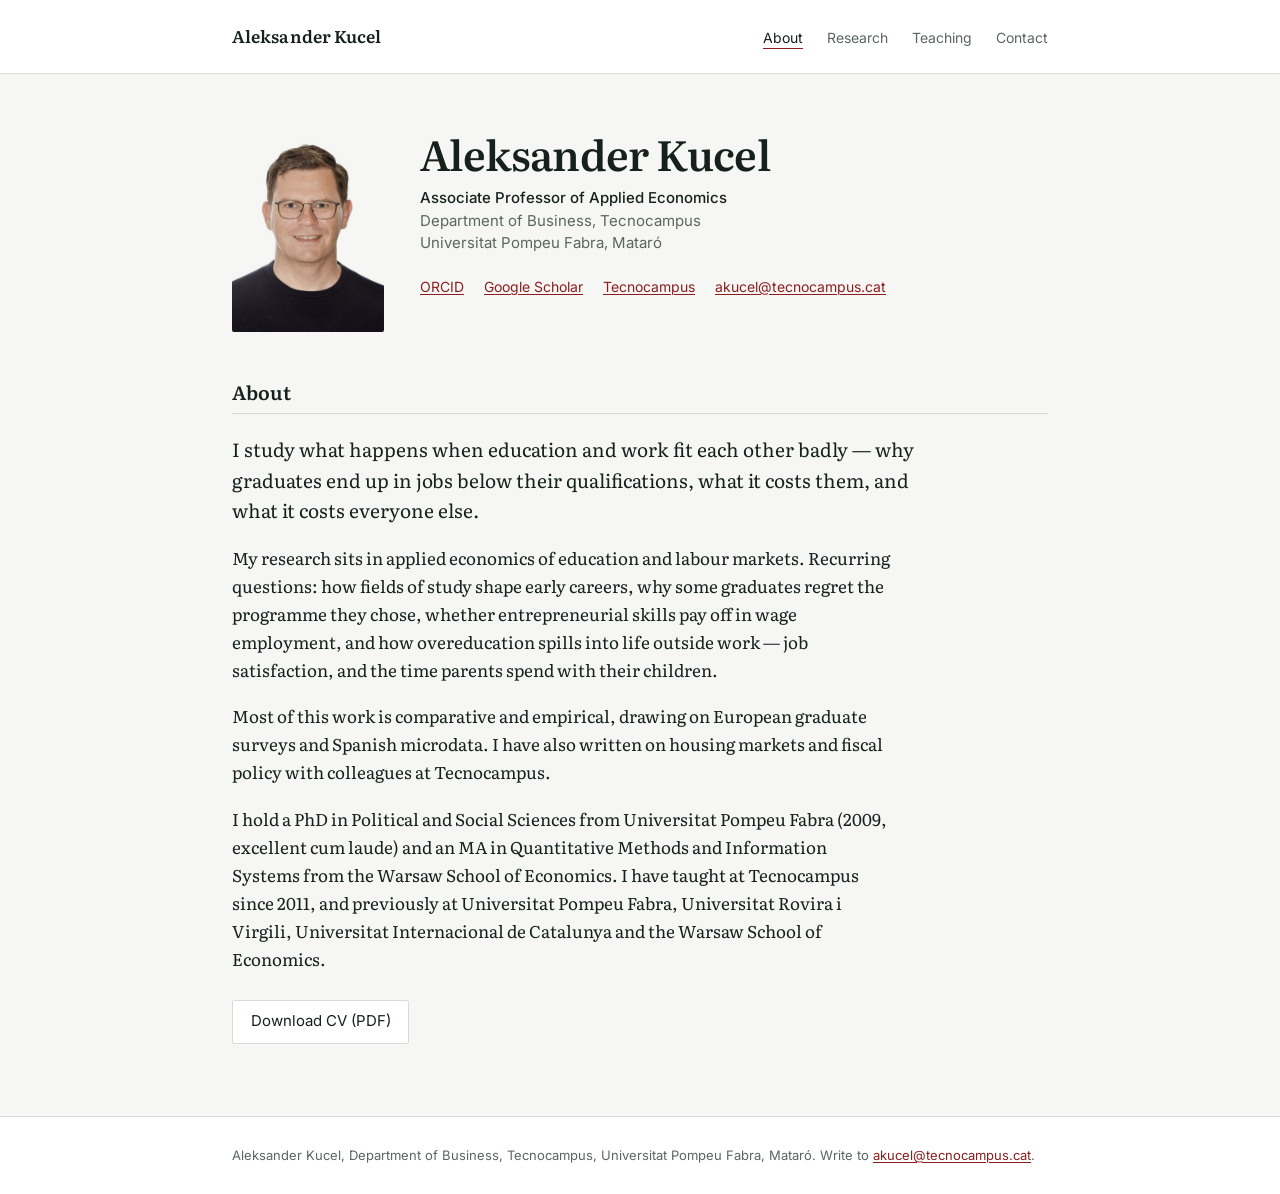
<file: index.html>
<!DOCTYPE html>
<html lang="en">
<head>
<meta charset="utf-8">
<meta name="viewport" content="width=device-width, initial-scale=1">
<title>Aleksander Kucel — Economist, Tecnocampus (Universitat Pompeu Fabra)</title>
<meta name="description" content="Aleksander Kucel is Associate Professor of Applied Economics at Tecnocampus, Universitat Pompeu Fabra. Research on the economics of education, labour markets, overeducation and skill mismatch.">
<link rel="canonical" href="https://akucel.github.io/">
<meta property="og:type" content="profile">
<meta property="og:title" content="Aleksander Kucel — Economist, Tecnocampus (Universitat Pompeu Fabra)">
<meta property="og:description" content="Research on the economics of education, labour markets, overeducation and skill mismatch.">
<meta property="og:url" content="https://akucel.github.io/">
<meta property="og:image" content="https://akucel.github.io/aleksander-kucel.jpg">
<meta name="twitter:card" content="summary">
<link rel="preconnect" href="https://fonts.googleapis.com">
<link rel="preconnect" href="https://fonts.gstatic.com" crossorigin>
<link href="https://fonts.googleapis.com/css2?family=Inter:wght@400;500&family=Literata:ital,opsz,wght@0,7..72,400;0,7..72,600;1,7..72,400&display=swap" rel="stylesheet">
<link rel="stylesheet" href="style.css">
<script type="application/ld+json">
{
  "@context": "https://schema.org",
  "@type": "Person",
  "name": "Aleksander Kucel",
  "givenName": "Aleksander",
  "familyName": "Kucel",
  "jobTitle": "Associate Professor of Applied Economics",
  "email": "mailto:akucel@tecnocampus.cat",
  "telephone": "+34931696501",
  "url": "https://akucel.github.io/",
  "image": "https://akucel.github.io/aleksander-kucel.jpg",
  "identifier": "https://orcid.org/0000-0001-6597-8286",
  "knowsAbout": [
    "Economics of education",
    "Labour economics",
    "Overeducation",
    "Educational mismatch",
    "Job satisfaction",
    "Entrepreneurship education",
    "Intergenerational mobility"
  ],
  "knowsLanguage": ["Polish", "English", "Catalan", "Spanish", "German", "Russian"],
  "alumniOf": [
    { "@type": "CollegeOrUniversity", "name": "Universitat Pompeu Fabra" },
    { "@type": "CollegeOrUniversity", "name": "Warsaw School of Economics" }
  ],
  "worksFor": {
    "@type": "CollegeOrUniversity",
    "name": "Tecnocampus, Universitat Pompeu Fabra",
    "address": {
      "@type": "PostalAddress",
      "streetAddress": "Avinguda Ernest Lluch, 32",
      "addressLocality": "Mataró",
      "addressRegion": "Catalonia",
      "postalCode": "08302",
      "addressCountry": "ES"
    }
  },
  "sameAs": [
    "https://orcid.org/0000-0001-6597-8286",
    "https://scholar.google.com/citations?user=HBfe0OsAAAAJ&hl=en",
    "https://www.tecnocampus.cat/en/professorat/aleksander-kucel-0",
    "https://ideas.repec.org/f/pku283.html",
    "https://www.researchgate.net/profile/Aleksander-Kucel",
    "https://www.linkedin.com/in/akucel/",
    "https://tecnocampus.academia.edu/AleksanderKucel"
  ]
}
</script>
</head>
<body>

<header class="masthead">
  <div class="wrap">
    <a class="wordmark" href="/">Aleksander Kucel</a>
    <nav aria-label="Main">
      <ul>
        <li><a href="/" aria-current="page">About</a></li>
        <li><a href="/research.html">Research</a></li>
        <li><a href="/teaching.html">Teaching</a></li>
        <li><a href="/contact.html">Contact</a></li>
      </ul>
    </nav>
  </div>
</header>

<main>
  <div class="wrap">

    <div class="intro">
      <img src="aleksander-kucel.jpg" alt="Aleksander Kucel" width="356" height="474">
      <div>
        <h1>Aleksander Kucel</h1>
        <p class="role">
          <strong>Associate Professor of Applied Economics</strong><br>
          Department of Business, Tecnocampus<br>
          Universitat Pompeu Fabra, Mataró
        </p>
        <ul class="profiles">
          <li><a href="https://orcid.org/0000-0001-6597-8286">ORCID</a></li>
          <li><a href="https://scholar.google.com/citations?user=HBfe0OsAAAAJ&hl=en">Google Scholar</a></li>
          <li><a href="https://www.tecnocampus.cat/en/professorat/aleksander-kucel-0">Tecnocampus</a></li>
          <li><a href="mailto:akucel@tecnocampus.cat">akucel@tecnocampus.cat</a></li>
        </ul>
      </div>
    </div>

    <h2>About</h2>

    <p class="lede">I study what happens when education and work fit each other badly — why graduates end up in jobs below their qualifications, what it costs them, and what it costs everyone else.</p>

    <p>My research sits in applied economics of education and labour markets. Recurring questions: how fields of study shape early careers, why some graduates regret the programme they chose, whether entrepreneurial skills pay off in wage employment, and how overeducation spills into life outside work — job satisfaction, and the time parents spend with their children.</p>

    <p>Most of this work is comparative and empirical, drawing on European graduate surveys and Spanish microdata. I have also written on housing markets and fiscal policy with colleagues at Tecnocampus.</p>

    <p>I hold a PhD in Political and Social Sciences from Universitat Pompeu Fabra (2009, excellent cum laude) and an MA in Quantitative Methods and Information Systems from the Warsaw School of Economics. I have taught at Tecnocampus since 2011, and previously at Universitat Pompeu Fabra, Universitat Rovira i Virgili, Universitat Internacional de Catalunya and the Warsaw School of Economics.</p>

    <a class="download" href="aleksander-kucel-cv.pdf">Download CV (PDF)</a>

  </div>
</main>

<footer>
  <div class="wrap">
    <p>Aleksander Kucel, Department of Business, Tecnocampus, Universitat Pompeu Fabra, Mataró. Write to <a href="mailto:akucel@tecnocampus.cat">akucel@tecnocampus.cat</a>.</p>
  </div>
</footer>

</body>
</html>
</file>
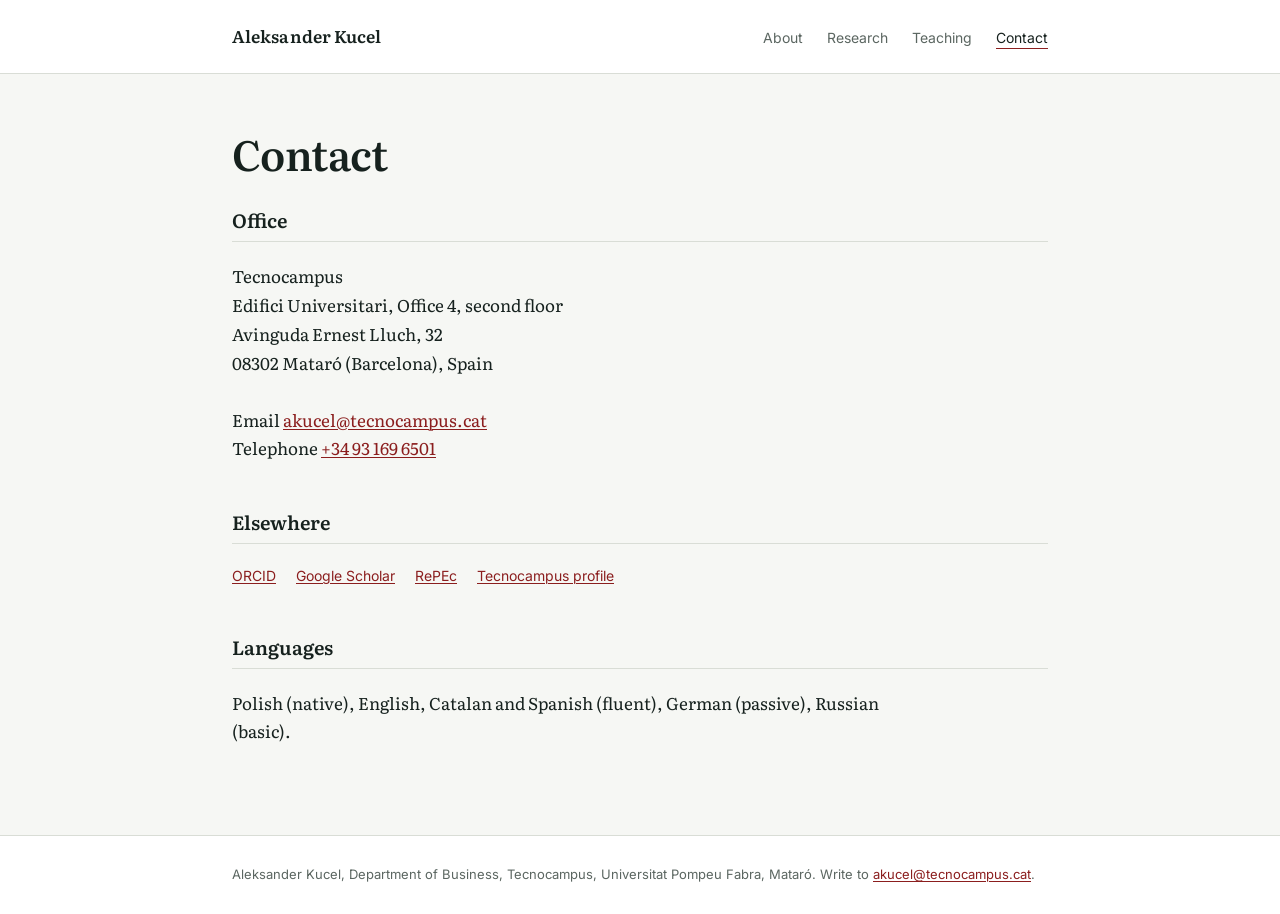
<file: contact.html>
<!DOCTYPE html>
<html lang="en">
<head>
<meta charset="utf-8">
<meta name="viewport" content="width=device-width, initial-scale=1">
<title>Contact — Aleksander Kucel</title>
<meta name="description" content="Contact details for Aleksander Kucel: office at Tecnocampus, Avinguda Ernest Lluch 32, Mataró, and email akucel@tecnocampus.cat.">
<link rel="canonical" href="https://akucel.github.io/contact.html">
<meta property="og:type" content="website">
<meta property="og:title" content="Contact — Aleksander Kucel">
<meta property="og:description" content="Office at Tecnocampus, Mataró. Email akucel@tecnocampus.cat.">
<meta property="og:url" content="https://akucel.github.io/contact.html">
<meta property="og:image" content="https://akucel.github.io/aleksander-kucel.jpg">
<link rel="preconnect" href="https://fonts.googleapis.com">
<link rel="preconnect" href="https://fonts.gstatic.com" crossorigin>
<link href="https://fonts.googleapis.com/css2?family=Inter:wght@400;500&family=Literata:ital,opsz,wght@0,7..72,400;0,7..72,600;1,7..72,400&display=swap" rel="stylesheet">
<link rel="stylesheet" href="style.css">
</head>
<body>

<header class="masthead">
  <div class="wrap">
    <a class="wordmark" href="/">Aleksander Kucel</a>
    <nav aria-label="Main">
      <ul>
        <li><a href="/">About</a></li>
        <li><a href="/research.html">Research</a></li>
        <li><a href="/teaching.html">Teaching</a></li>
        <li><a href="/contact.html" aria-current="page">Contact</a></li>
      </ul>
    </nav>
  </div>
</header>

<main>
  <div class="wrap">

    <h1>Contact</h1>

    <h2>Office</h2>
    <address class="address">
      Tecnocampus<br>
      Edifici Universitari, Office 4, second floor<br>
      Avinguda Ernest Lluch, 32<br>
      08302 Mataró (Barcelona), Spain
    </address>

    <p>
      Email <a href="mailto:akucel@tecnocampus.cat">akucel@tecnocampus.cat</a><br>
      Telephone <a href="tel:+34931696501">+34 93 169 6501</a>
    </p>

    <h2>Elsewhere</h2>
    <ul class="profiles">
      <li><a href="https://orcid.org/0000-0001-6597-8286">ORCID</a></li>
      <li><a href="https://scholar.google.com/citations?user=HBfe0OsAAAAJ&hl=en">Google Scholar</a></li>
      <li><a href="https://ideas.repec.org/f/pku283.html">RePEc</a></li>
      <li><a href="https://www.tecnocampus.cat/en/professorat/aleksander-kucel-0">Tecnocampus profile</a></li>
    </ul>

    <h2>Languages</h2>
    <p>Polish (native), English, Catalan and Spanish (fluent), German (passive), Russian (basic).</p>

  </div>
</main>

<footer>
  <div class="wrap">
    <p>Aleksander Kucel, Department of Business, Tecnocampus, Universitat Pompeu Fabra, Mataró. Write to <a href="mailto:akucel@tecnocampus.cat">akucel@tecnocampus.cat</a>.</p>
  </div>
</footer>

</body>
</html>
</file>
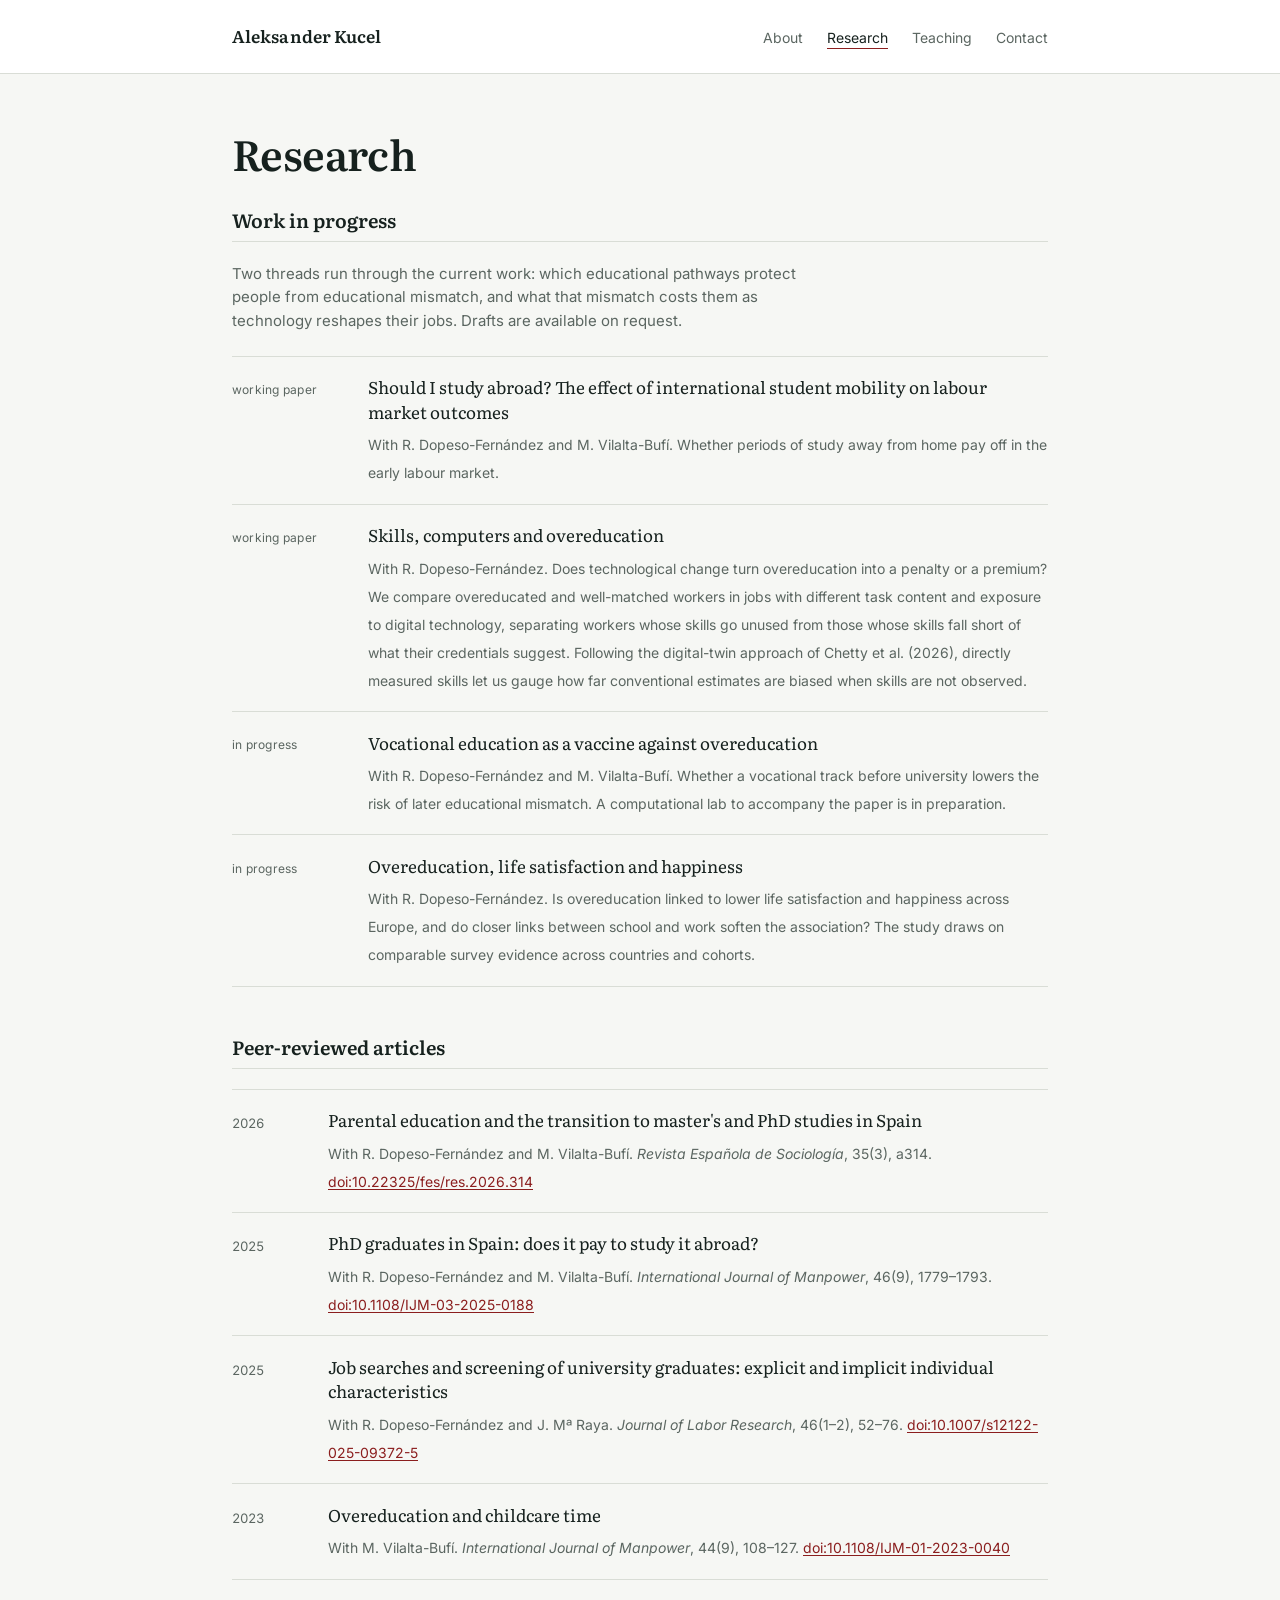
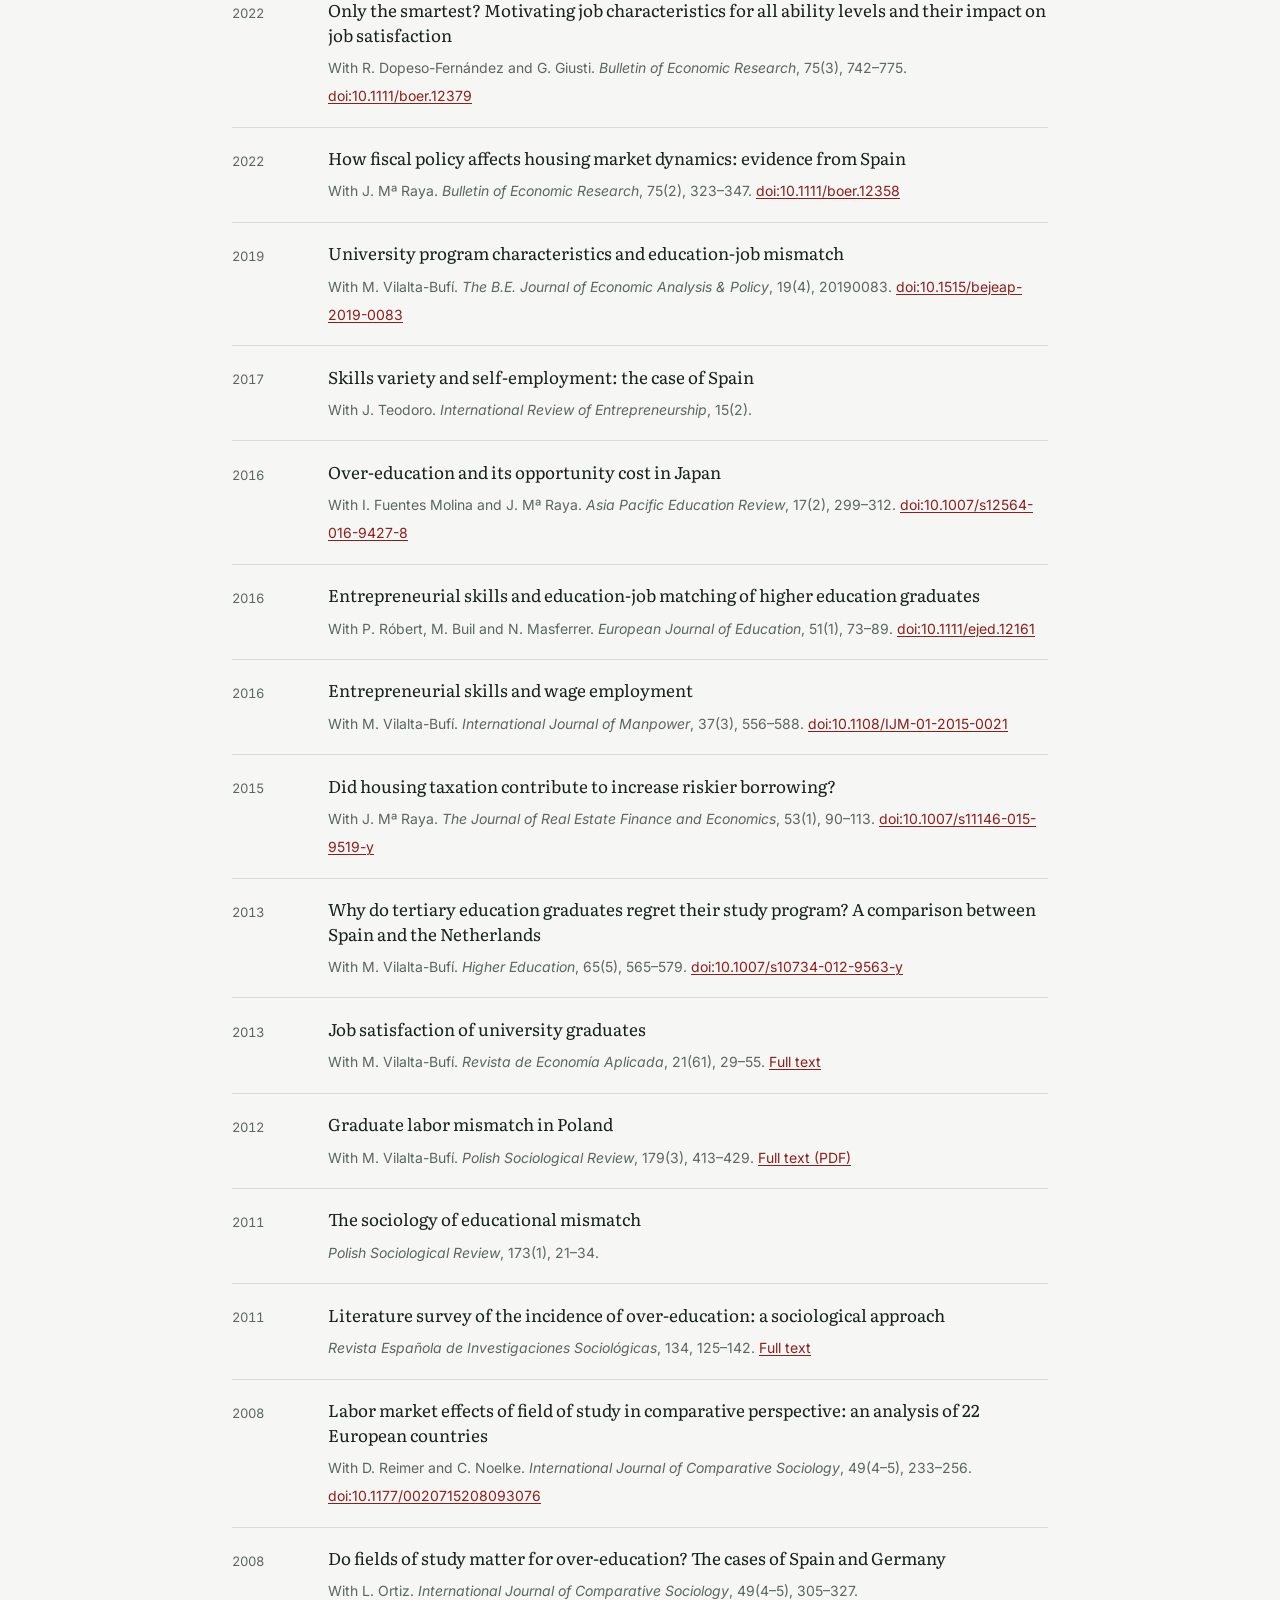
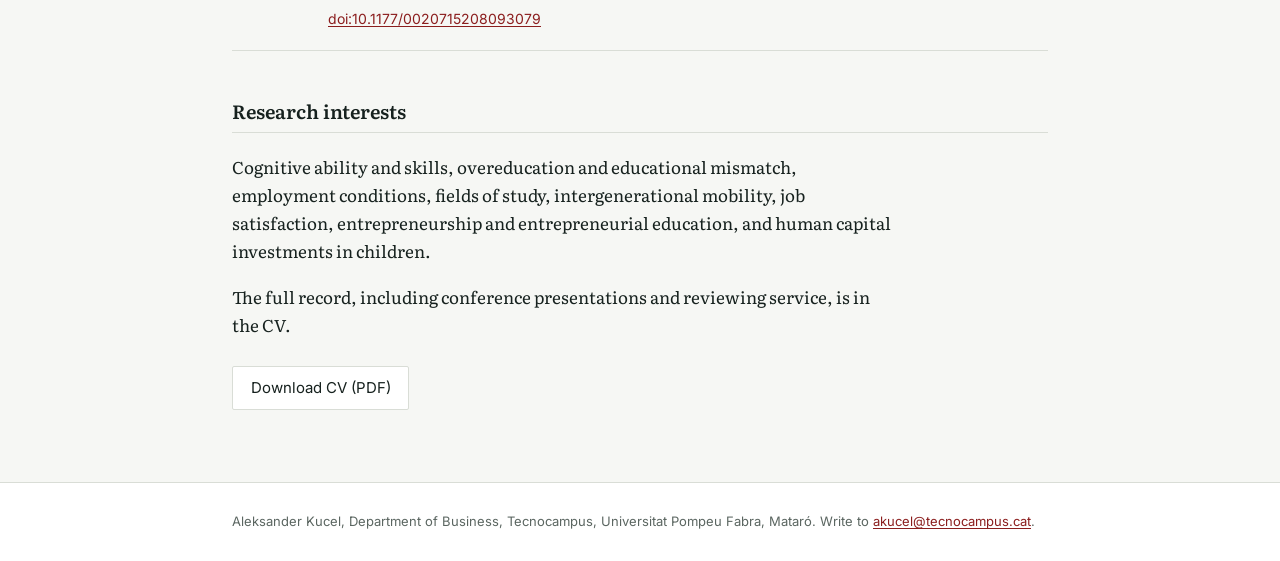
<file: research.html>
<!DOCTYPE html>
<html lang="en">
<head>
<meta charset="utf-8">
<meta name="viewport" content="width=device-width, initial-scale=1">
<title>Research — Aleksander Kucel</title>
<meta name="description" content="Research and publications by Aleksander Kucel on overeducation, skill mismatch, fields of study, job satisfaction and entrepreneurship, 2008 to 2026.">
<link rel="canonical" href="https://akucel.github.io/research.html">
<meta property="og:type" content="website">
<meta property="og:title" content="Research — Aleksander Kucel">
<meta property="og:description" content="Peer-reviewed publications on overeducation, skill mismatch, fields of study and job satisfaction, 2008 to 2026.">
<meta property="og:url" content="https://akucel.github.io/research.html">
<meta property="og:image" content="https://akucel.github.io/aleksander-kucel.jpg">
<link rel="preconnect" href="https://fonts.googleapis.com">
<link rel="preconnect" href="https://fonts.gstatic.com" crossorigin>
<link href="https://fonts.googleapis.com/css2?family=Inter:wght@400;500&family=Literata:ital,opsz,wght@0,7..72,400;0,7..72,600;1,7..72,400&display=swap" rel="stylesheet">
<link rel="stylesheet" href="style.css">
<script type="application/ld+json">
{
  "@context": "https://schema.org",
  "@type": "ItemList",
  "name": "Publications by Aleksander Kucel",
  "itemListOrder": "https://schema.org/ItemListOrderDescending",
  "numberOfItems": 19,
  "itemListElement": [
    { "@type": "ListItem", "position": 1, "item": { "@type": "ScholarlyArticle", "headline": "Parental education and the transition to master's and PhD studies in Spain", "datePublished": "2026", "sameAs": "https://doi.org/10.22325/fes/res.2026.314", "isPartOf": { "@type": "Periodical", "name": "Revista Espanola de Sociologia" }, "author": { "@type": "Person", "name": "Aleksander Kucel" } } },
    { "@type": "ListItem", "position": 2, "item": { "@type": "ScholarlyArticle", "headline": "PhD graduates in Spain: does it pay to study it abroad?", "datePublished": "2025", "sameAs": "https://doi.org/10.1108/IJM-03-2025-0188", "isPartOf": { "@type": "Periodical", "name": "International Journal of Manpower" }, "author": { "@type": "Person", "name": "Aleksander Kucel" } } },
    { "@type": "ListItem", "position": 3, "item": { "@type": "ScholarlyArticle", "headline": "Job searches and screening of university graduates: explicit and implicit individual characteristics", "datePublished": "2025", "sameAs": "https://doi.org/10.1007/s12122-025-09372-5", "isPartOf": { "@type": "Periodical", "name": "Journal of Labor Research" }, "author": { "@type": "Person", "name": "Aleksander Kucel" } } },
    { "@type": "ListItem", "position": 4, "item": { "@type": "ScholarlyArticle", "headline": "Overeducation and childcare time", "datePublished": "2023", "sameAs": "https://doi.org/10.1108/IJM-01-2023-0040", "isPartOf": { "@type": "Periodical", "name": "International Journal of Manpower" }, "author": { "@type": "Person", "name": "Aleksander Kucel" } } },
    { "@type": "ListItem", "position": 5, "item": { "@type": "ScholarlyArticle", "headline": "Only the smartest? Motivating job characteristics for all ability levels and their impact on job satisfaction", "datePublished": "2022", "sameAs": "https://doi.org/10.1111/boer.12379", "isPartOf": { "@type": "Periodical", "name": "Bulletin of Economic Research" }, "author": { "@type": "Person", "name": "Aleksander Kucel" } } },
    { "@type": "ListItem", "position": 6, "item": { "@type": "ScholarlyArticle", "headline": "How fiscal policy affects housing market dynamics: evidence from Spain", "datePublished": "2022", "sameAs": "https://doi.org/10.1111/boer.12358", "isPartOf": { "@type": "Periodical", "name": "Bulletin of Economic Research" }, "author": { "@type": "Person", "name": "Aleksander Kucel" } } },
    { "@type": "ListItem", "position": 7, "item": { "@type": "ScholarlyArticle", "headline": "University program characteristics and education-job mismatch", "datePublished": "2019", "sameAs": "https://doi.org/10.1515/bejeap-2019-0083", "isPartOf": { "@type": "Periodical", "name": "The B.E. Journal of Economic Analysis and Policy" }, "author": { "@type": "Person", "name": "Aleksander Kucel" } } },
    { "@type": "ListItem", "position": 8, "item": { "@type": "ScholarlyArticle", "headline": "Skills variety and self-employment: the case of Spain", "datePublished": "2017", "isPartOf": { "@type": "Periodical", "name": "International Review of Entrepreneurship" }, "author": { "@type": "Person", "name": "Aleksander Kucel" } } },
    { "@type": "ListItem", "position": 9, "item": { "@type": "ScholarlyArticle", "headline": "Over-education and its opportunity cost in Japan", "datePublished": "2016", "sameAs": "https://doi.org/10.1007/s12564-016-9427-8", "isPartOf": { "@type": "Periodical", "name": "Asia Pacific Education Review" }, "author": { "@type": "Person", "name": "Aleksander Kucel" } } },
    { "@type": "ListItem", "position": 10, "item": { "@type": "ScholarlyArticle", "headline": "Entrepreneurial skills and education-job matching of higher education graduates", "datePublished": "2016", "sameAs": "https://doi.org/10.1111/ejed.12161", "isPartOf": { "@type": "Periodical", "name": "European Journal of Education" }, "author": { "@type": "Person", "name": "Aleksander Kucel" } } },
    { "@type": "ListItem", "position": 11, "item": { "@type": "ScholarlyArticle", "headline": "Entrepreneurial skills and wage employment", "datePublished": "2016", "sameAs": "https://doi.org/10.1108/IJM-01-2015-0021", "isPartOf": { "@type": "Periodical", "name": "International Journal of Manpower" }, "author": { "@type": "Person", "name": "Aleksander Kucel" } } },
    { "@type": "ListItem", "position": 12, "item": { "@type": "ScholarlyArticle", "headline": "Did housing taxation contribute to increase riskier borrowing?", "datePublished": "2015", "sameAs": "https://doi.org/10.1007/s11146-015-9519-y", "isPartOf": { "@type": "Periodical", "name": "The Journal of Real Estate Finance and Economics" }, "author": { "@type": "Person", "name": "Aleksander Kucel" } } },
    { "@type": "ListItem", "position": 13, "item": { "@type": "ScholarlyArticle", "headline": "Why do tertiary education graduates regret their study program? A comparison between Spain and the Netherlands", "datePublished": "2013", "sameAs": "https://doi.org/10.1007/s10734-012-9563-y", "isPartOf": { "@type": "Periodical", "name": "Higher Education" }, "author": { "@type": "Person", "name": "Aleksander Kucel" } } },
    { "@type": "ListItem", "position": 14, "item": { "@type": "ScholarlyArticle", "headline": "Job satisfaction of university graduates", "datePublished": "2013", "isPartOf": { "@type": "Periodical", "name": "Revista de Economia Aplicada" }, "author": { "@type": "Person", "name": "Aleksander Kucel" } } },
    { "@type": "ListItem", "position": 15, "item": { "@type": "ScholarlyArticle", "headline": "Graduate labor mismatch in Poland", "datePublished": "2012", "isPartOf": { "@type": "Periodical", "name": "Polish Sociological Review" }, "author": { "@type": "Person", "name": "Aleksander Kucel" } } },
    { "@type": "ListItem", "position": 16, "item": { "@type": "ScholarlyArticle", "headline": "The sociology of educational mismatch", "datePublished": "2011", "isPartOf": { "@type": "Periodical", "name": "Polish Sociological Review" }, "author": { "@type": "Person", "name": "Aleksander Kucel" } } },
    { "@type": "ListItem", "position": 17, "item": { "@type": "ScholarlyArticle", "headline": "Literature survey of the incidence of over-education: a sociological approach", "datePublished": "2011", "isPartOf": { "@type": "Periodical", "name": "Revista Espanola de Investigaciones Sociologicas" }, "author": { "@type": "Person", "name": "Aleksander Kucel" } } },
    { "@type": "ListItem", "position": 18, "item": { "@type": "ScholarlyArticle", "headline": "Labor market effects of field of study in comparative perspective: an analysis of 22 European countries", "datePublished": "2008", "sameAs": "https://doi.org/10.1177/0020715208093076", "isPartOf": { "@type": "Periodical", "name": "International Journal of Comparative Sociology" }, "author": { "@type": "Person", "name": "Aleksander Kucel" } } },
    { "@type": "ListItem", "position": 19, "item": { "@type": "ScholarlyArticle", "headline": "Do fields of study matter for over-education? The cases of Spain and Germany", "datePublished": "2008", "sameAs": "https://doi.org/10.1177/0020715208093079", "isPartOf": { "@type": "Periodical", "name": "International Journal of Comparative Sociology" }, "author": { "@type": "Person", "name": "Aleksander Kucel" } } }
  ]
}
</script>
</head>
<body>

<header class="masthead">
  <div class="wrap">
    <a class="wordmark" href="/">Aleksander Kucel</a>
    <nav aria-label="Main">
      <ul>
        <li><a href="/">About</a></li>
        <li><a href="/research.html" aria-current="page">Research</a></li>
        <li><a href="/teaching.html">Teaching</a></li>
        <li><a href="/contact.html">Contact</a></li>
      </ul>
    </nav>
  </div>
</header>

<main>
  <div class="wrap">

    <h1>Research</h1>

    <h2>Work in progress</h2>

    <p class="section-note">Two threads run through the current work: which educational pathways protect people from educational mismatch, and what that mismatch costs them as technology reshapes their jobs. Drafts are available on request.</p>

    <ol class="pubs wip">

      <li>
        <span class="year">Working paper</span>
        <div>
          <span class="pub-title">Should I study abroad? The effect of international student mobility on labour market outcomes</span>
          <span class="pub-meta">With R. Dopeso-Fernández and M. Vilalta-Bufí. Whether periods of study away from home pay off in the early labour market.</span>
        </div>
      </li>

      <li>
        <span class="year">Working paper</span>
        <div>
          <span class="pub-title">Skills, computers and overeducation</span>
          <span class="pub-meta">With R. Dopeso-Fernández. Does technological change turn overeducation into a penalty or a premium? We compare overeducated and well-matched workers in jobs with different task content and exposure to digital technology, separating workers whose skills go unused from those whose skills fall short of what their credentials suggest. Following the digital-twin approach of Chetty et al. (2026), directly measured skills let us gauge how far conventional estimates are biased when skills are not observed.</span>
        </div>
      </li>

      <li>
        <span class="year">In progress</span>
        <div>
          <span class="pub-title">Vocational education as a vaccine against overeducation</span>
          <span class="pub-meta">With R. Dopeso-Fernández and M. Vilalta-Bufí. Whether a vocational track before university lowers the risk of later educational mismatch. A computational lab to accompany the paper is in preparation.</span>
        </div>
      </li>

      <li>
        <span class="year">In progress</span>
        <div>
          <span class="pub-title">Overeducation, life satisfaction and happiness</span>
          <span class="pub-meta">With R. Dopeso-Fernández. Is overeducation linked to lower life satisfaction and happiness across Europe, and do closer links between school and work soften the association? The study draws on comparable survey evidence across countries and cohorts.</span>
        </div>
      </li>

    </ol>

    <h2>Peer-reviewed articles</h2>

    <ol class="pubs" reversed>

      <li>
        <span class="year">2026</span>
        <div>
          <span class="pub-title">Parental education and the transition to master's and PhD studies in Spain</span>
          <span class="pub-meta">With R. Dopeso-Fernández and M. Vilalta-Bufí. <cite>Revista Española de Sociología</cite>, 35(3), a314. <a href="https://doi.org/10.22325/fes/res.2026.314">doi:10.22325/fes/res.2026.314</a></span>
        </div>
      </li>

      <li>
        <span class="year">2025</span>
        <div>
          <span class="pub-title">PhD graduates in Spain: does it pay to study it abroad?</span>
          <span class="pub-meta">With R. Dopeso-Fernández and M. Vilalta-Bufí. <cite>International Journal of Manpower</cite>, 46(9), 1779–1793. <a href="https://doi.org/10.1108/IJM-03-2025-0188">doi:10.1108/IJM-03-2025-0188</a></span>
        </div>
      </li>

      <li>
        <span class="year">2025</span>
        <div>
          <span class="pub-title">Job searches and screening of university graduates: explicit and implicit individual characteristics</span>
          <span class="pub-meta">With R. Dopeso-Fernández and J. Mª Raya. <cite>Journal of Labor Research</cite>, 46(1–2), 52–76. <a href="https://doi.org/10.1007/s12122-025-09372-5">doi:10.1007/s12122-025-09372-5</a></span>
        </div>
      </li>

      <li>
        <span class="year">2023</span>
        <div>
          <span class="pub-title">Overeducation and childcare time</span>
          <span class="pub-meta">With M. Vilalta-Bufí. <cite>International Journal of Manpower</cite>, 44(9), 108–127. <a href="https://doi.org/10.1108/IJM-01-2023-0040">doi:10.1108/IJM-01-2023-0040</a></span>
        </div>
      </li>

      <li>
        <span class="year">2022</span>
        <div>
          <span class="pub-title">Only the smartest? Motivating job characteristics for all ability levels and their impact on job satisfaction</span>
          <span class="pub-meta">With R. Dopeso-Fernández and G. Giusti. <cite>Bulletin of Economic Research</cite>, 75(3), 742–775. <a href="https://doi.org/10.1111/boer.12379">doi:10.1111/boer.12379</a></span>
        </div>
      </li>

      <li>
        <span class="year">2022</span>
        <div>
          <span class="pub-title">How fiscal policy affects housing market dynamics: evidence from Spain</span>
          <span class="pub-meta">With J. Mª Raya. <cite>Bulletin of Economic Research</cite>, 75(2), 323–347. <a href="https://doi.org/10.1111/boer.12358">doi:10.1111/boer.12358</a></span>
        </div>
      </li>

      <li>
        <span class="year">2019</span>
        <div>
          <span class="pub-title">University program characteristics and education-job mismatch</span>
          <span class="pub-meta">With M. Vilalta-Bufí. <cite>The B.E. Journal of Economic Analysis &amp; Policy</cite>, 19(4), 20190083. <a href="https://doi.org/10.1515/bejeap-2019-0083">doi:10.1515/bejeap-2019-0083</a></span>
        </div>
      </li>

      <li>
        <span class="year">2017</span>
        <div>
          <span class="pub-title">Skills variety and self-employment: the case of Spain</span>
          <span class="pub-meta">With J. Teodoro. <cite>International Review of Entrepreneurship</cite>, 15(2).</span>
        </div>
      </li>

      <li>
        <span class="year">2016</span>
        <div>
          <span class="pub-title">Over-education and its opportunity cost in Japan</span>
          <span class="pub-meta">With I. Fuentes Molina and J. Mª Raya. <cite>Asia Pacific Education Review</cite>, 17(2), 299–312. <a href="https://doi.org/10.1007/s12564-016-9427-8">doi:10.1007/s12564-016-9427-8</a></span>
        </div>
      </li>

      <li>
        <span class="year">2016</span>
        <div>
          <span class="pub-title">Entrepreneurial skills and education-job matching of higher education graduates</span>
          <span class="pub-meta">With P. Róbert, M. Buil and N. Masferrer. <cite>European Journal of Education</cite>, 51(1), 73–89. <a href="https://doi.org/10.1111/ejed.12161">doi:10.1111/ejed.12161</a></span>
        </div>
      </li>

      <li>
        <span class="year">2016</span>
        <div>
          <span class="pub-title">Entrepreneurial skills and wage employment</span>
          <span class="pub-meta">With M. Vilalta-Bufí. <cite>International Journal of Manpower</cite>, 37(3), 556–588. <a href="https://doi.org/10.1108/IJM-01-2015-0021">doi:10.1108/IJM-01-2015-0021</a></span>
        </div>
      </li>

      <li>
        <span class="year">2015</span>
        <div>
          <span class="pub-title">Did housing taxation contribute to increase riskier borrowing?</span>
          <span class="pub-meta">With J. Mª Raya. <cite>The Journal of Real Estate Finance and Economics</cite>, 53(1), 90–113. <a href="https://doi.org/10.1007/s11146-015-9519-y">doi:10.1007/s11146-015-9519-y</a></span>
        </div>
      </li>

      <li>
        <span class="year">2013</span>
        <div>
          <span class="pub-title">Why do tertiary education graduates regret their study program? A comparison between Spain and the Netherlands</span>
          <span class="pub-meta">With M. Vilalta-Bufí. <cite>Higher Education</cite>, 65(5), 565–579. <a href="https://doi.org/10.1007/s10734-012-9563-y">doi:10.1007/s10734-012-9563-y</a></span>
        </div>
      </li>

      <li>
        <span class="year">2013</span>
        <div>
          <span class="pub-title">Job satisfaction of university graduates</span>
          <span class="pub-meta">With M. Vilalta-Bufí. <cite>Revista de Economía Aplicada</cite>, 21(61), 29–55. <a href="https://www.revecap.alde.es/revista/numeros/61/kucel_vilalta.html">Full text</a></span>
        </div>
      </li>

      <li>
        <span class="year">2012</span>
        <div>
          <span class="pub-title">Graduate labor mismatch in Poland</span>
          <span class="pub-meta">With M. Vilalta-Bufí. <cite>Polish Sociological Review</cite>, 179(3), 413–429. <a href="https://polish-sociological-review.eu/pdf-125715-53733?filename=Graduate+Labor+Mismatch.pdf">Full text (PDF)</a></span>
        </div>
      </li>

      <li>
        <span class="year">2011</span>
        <div>
          <span class="pub-title">The sociology of educational mismatch</span>
          <span class="pub-meta"><cite>Polish Sociological Review</cite>, 173(1), 21–34.</span>
        </div>
      </li>

      <li>
        <span class="year">2011</span>
        <div>
          <span class="pub-title">Literature survey of the incidence of over-education: a sociological approach</span>
          <span class="pub-meta"><cite>Revista Española de Investigaciones Sociológicas</cite>, 134, 125–142. <a href="https://reis.cis.es/index.php/reis/article/view/748">Full text</a></span>
        </div>
      </li>

      <li>
        <span class="year">2008</span>
        <div>
          <span class="pub-title">Labor market effects of field of study in comparative perspective: an analysis of 22 European countries</span>
          <span class="pub-meta">With D. Reimer and C. Noelke. <cite>International Journal of Comparative Sociology</cite>, 49(4–5), 233–256. <a href="https://doi.org/10.1177/0020715208093076">doi:10.1177/0020715208093076</a></span>
        </div>
      </li>

      <li>
        <span class="year">2008</span>
        <div>
          <span class="pub-title">Do fields of study matter for over-education? The cases of Spain and Germany</span>
          <span class="pub-meta">With L. Ortiz. <cite>International Journal of Comparative Sociology</cite>, 49(4–5), 305–327. <a href="https://doi.org/10.1177/0020715208093079">doi:10.1177/0020715208093079</a></span>
        </div>
      </li>

    </ol>

    <h2>Research interests</h2>
    <p>Cognitive ability and skills, overeducation and educational mismatch, employment conditions, fields of study, intergenerational mobility, job satisfaction, entrepreneurship and entrepreneurial education, and human capital investments in children.</p>

    <p>The full record, including conference presentations and reviewing service, is in the CV.</p>

    <a class="download" href="aleksander-kucel-cv.pdf">Download CV (PDF)</a>

  </div>
</main>

<footer>
  <div class="wrap">
    <p>Aleksander Kucel, Department of Business, Tecnocampus, Universitat Pompeu Fabra, Mataró. Write to <a href="mailto:akucel@tecnocampus.cat">akucel@tecnocampus.cat</a>.</p>
  </div>
</footer>

</body>
</html>
</file>
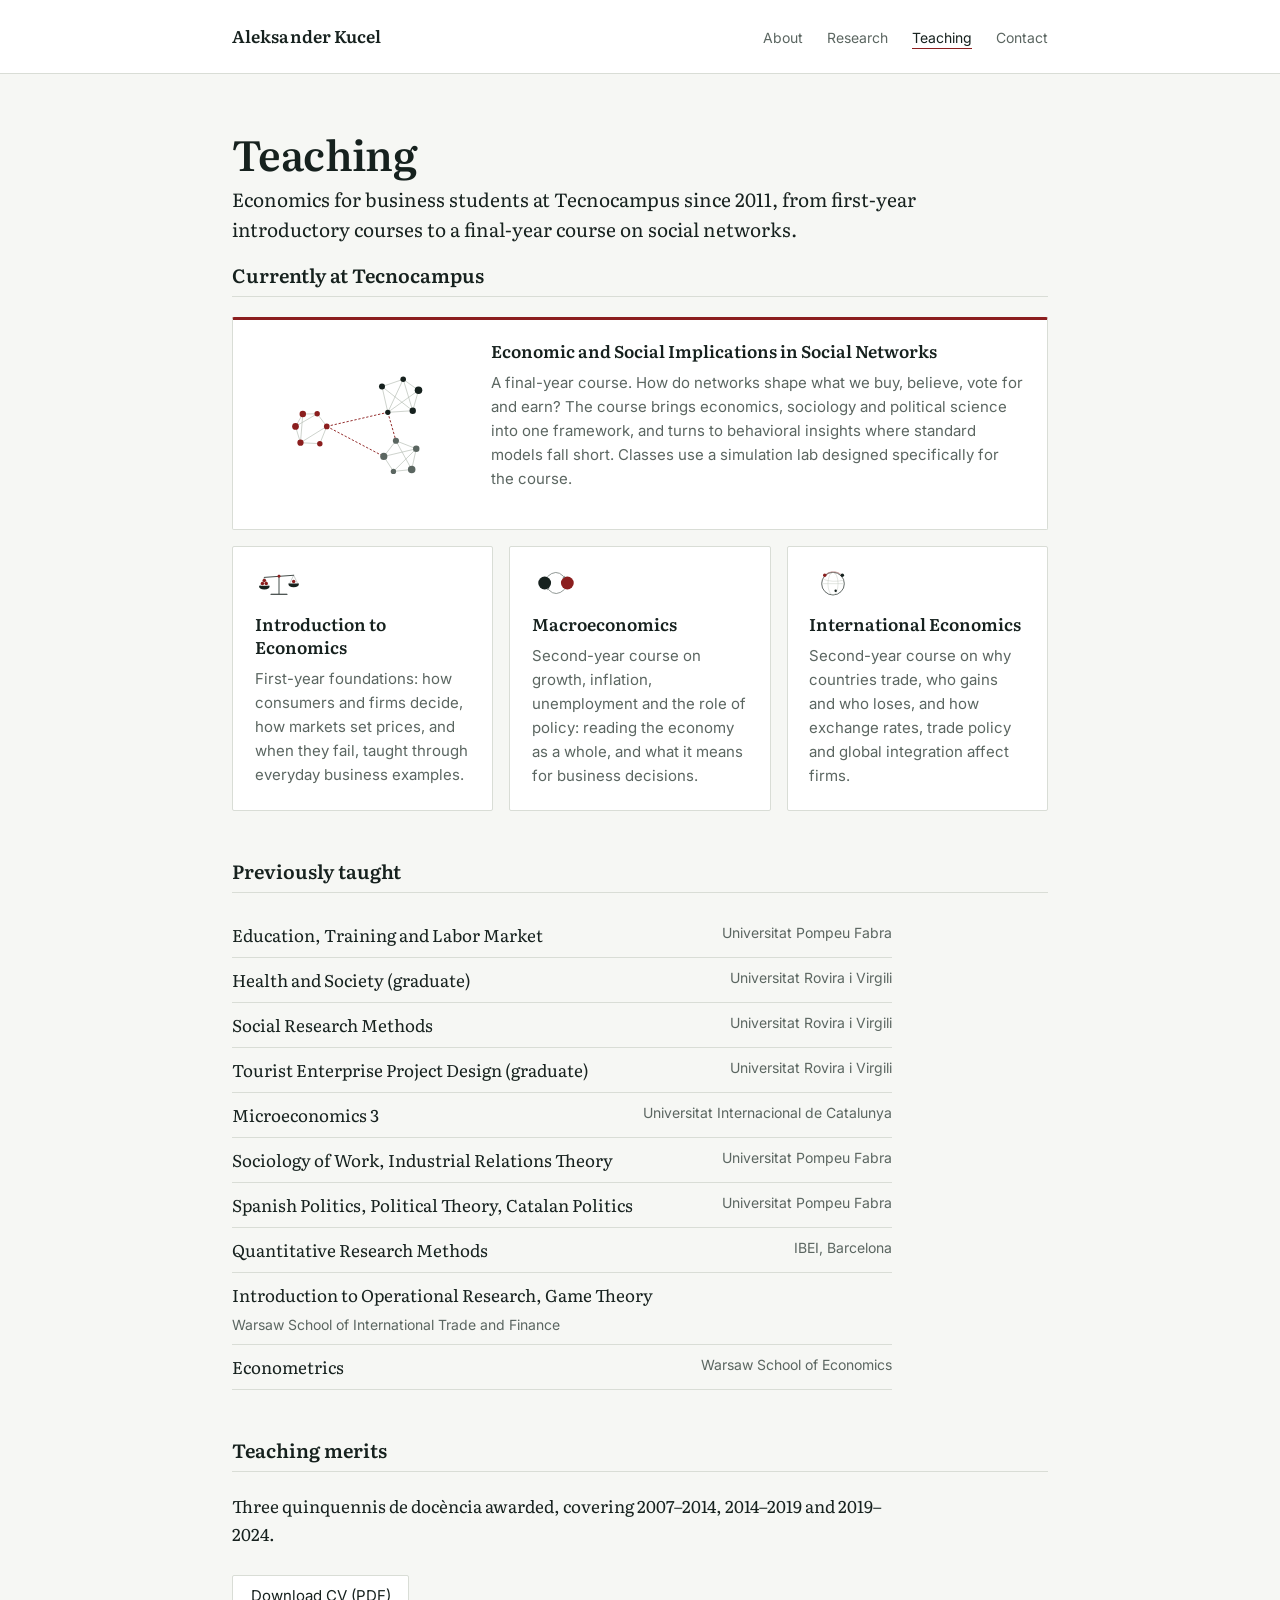
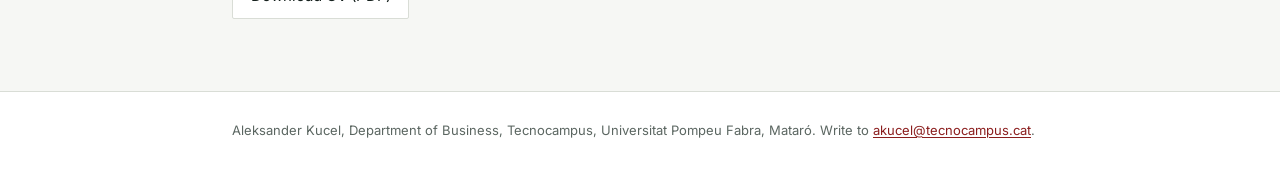
<file: teaching.html>
<!DOCTYPE html>
<html lang="en">
<head>
<meta charset="utf-8">
<meta name="viewport" content="width=device-width, initial-scale=1">
<title>Teaching — Aleksander Kucel</title>
<meta name="description" content="Courses taught by Aleksander Kucel at Tecnocampus (Universitat Pompeu Fabra) and previously at UPF, URV, UIC, IBEI and the Warsaw School of Economics.">
<link rel="canonical" href="https://akucel.github.io/teaching.html">
<meta property="og:type" content="website">
<meta property="og:title" content="Teaching — Aleksander Kucel">
<meta property="og:description" content="Courses at Tecnocampus and previously at UPF, URV, UIC, IBEI and the Warsaw School of Economics.">
<meta property="og:url" content="https://akucel.github.io/teaching.html">
<meta property="og:image" content="https://akucel.github.io/aleksander-kucel.jpg">
<link rel="preconnect" href="https://fonts.googleapis.com">
<link rel="preconnect" href="https://fonts.gstatic.com" crossorigin>
<link href="https://fonts.googleapis.com/css2?family=Inter:wght@400;500&family=Literata:ital,opsz,wght@0,7..72,400;0,7..72,600;1,7..72,400&display=swap" rel="stylesheet">
<link rel="stylesheet" href="style.css">
</head>
<body>

<header class="masthead">
  <div class="wrap">
    <a class="wordmark" href="/">Aleksander Kucel</a>
    <nav aria-label="Main">
      <ul>
        <li><a href="/">About</a></li>
        <li><a href="/research.html">Research</a></li>
        <li><a href="/teaching.html" aria-current="page">Teaching</a></li>
        <li><a href="/contact.html">Contact</a></li>
      </ul>
    </nav>
  </div>
</header>

<main>
  <div class="wrap">

    <h1>Teaching</h1>
    <p class="lede">Economics for business students at Tecnocampus since 2011, from first-year introductory courses to a final-year course on social networks.</p>

    <h2>Currently at Tecnocampus</h2>
    <ul class="cards">
      <li class="card featured">
        <img src="networks-lab.svg" alt="" width="360" height="240">
        <div>
          <h3>Economic and Social Implications in Social Networks</h3>
          <p>A final-year course. How do networks shape what we buy, believe, vote for and earn? The course brings economics, sociology and political science into one framework, and turns to behavioral insights where standard models fall short. Classes use a simulation lab designed specifically for the course.</p>
        </div>
      </li>
      <li class="card">
        <img class="card-fig" src="intro-economics.svg" alt="" width="360" height="240">
        <h3>Introduction to Economics</h3>
        <p>First-year foundations: how consumers and firms decide, how markets set prices, and when they fail, taught through everyday business examples.</p>
      </li>
      <li class="card">
        <img class="card-fig" src="macroeconomics.svg" alt="" width="360" height="240">
        <h3>Macroeconomics</h3>
        <p>Second-year course on growth, inflation, unemployment and the role of policy: reading the economy as a whole, and what it means for business decisions.</p>
      </li>
      <li class="card">
        <img class="card-fig" src="international-economics.svg" alt="" width="360" height="240">
        <h3>International Economics</h3>
        <p>Second-year course on why countries trade, who gains and who loses, and how exchange rates, trade policy and global integration affect firms.</p>
      </li>
    </ul>

    <h2>Previously taught</h2>
    <ul class="courses">
      <li><span>Education, Training and Labor Market</span><span class="where">Universitat Pompeu Fabra</span></li>
      <li><span>Health and Society (graduate)</span><span class="where">Universitat Rovira i Virgili</span></li>
      <li><span>Social Research Methods</span><span class="where">Universitat Rovira i Virgili</span></li>
      <li><span>Tourist Enterprise Project Design (graduate)</span><span class="where">Universitat Rovira i Virgili</span></li>
      <li><span>Microeconomics 3</span><span class="where">Universitat Internacional de Catalunya</span></li>
      <li><span>Sociology of Work, Industrial Relations Theory</span><span class="where">Universitat Pompeu Fabra</span></li>
      <li><span>Spanish Politics, Political Theory, Catalan Politics</span><span class="where">Universitat Pompeu Fabra</span></li>
      <li><span>Quantitative Research Methods</span><span class="where">IBEI, Barcelona</span></li>
      <li><span>Introduction to Operational Research, Game Theory</span><span class="where">Warsaw School of International Trade and Finance</span></li>
      <li><span>Econometrics</span><span class="where">Warsaw School of Economics</span></li>
    </ul>

    <h2>Teaching merits</h2>
    <p>Three <span lang="ca">quinquennis de docència</span> awarded, covering 2007–2014, 2014–2019 and 2019–2024.</p>

    <a class="download" href="aleksander-kucel-cv.pdf">Download CV (PDF)</a>

  </div>
</main>

<footer>
  <div class="wrap">
    <p>Aleksander Kucel, Department of Business, Tecnocampus, Universitat Pompeu Fabra, Mataró. Write to <a href="mailto:akucel@tecnocampus.cat">akucel@tecnocampus.cat</a>.</p>
  </div>
</footer>

</body>
</html>
</file>
<file: style.css>
:root {
  --bg: #f6f7f4;
  --paper: #ffffff;
  --ink: #16211e;
  --muted: #5b6661;
  --rule: #d9ddd6;
  --accent: #8b1e1e;
  --measure: 66ch;
}

*,
*::before,
*::after { box-sizing: border-box; }

html { -webkit-text-size-adjust: 100%; }

body {
  margin: 0;
  background: var(--bg);
  color: var(--ink);
  font-family: Literata, Georgia, "Times New Roman", serif;
  font-size: 1.0625rem;
  line-height: 1.65;
  font-feature-settings: "kern", "liga";
}

.wrap {
  max-width: 54rem;
  margin: 0 auto;
  padding: 0 1.5rem;
}

/* ---------- header ---------- */

.masthead {
  border-bottom: 1px solid var(--rule);
  background: var(--paper);
}

.masthead .wrap {
  display: flex;
  flex-wrap: wrap;
  align-items: baseline;
  justify-content: space-between;
  gap: 0.5rem 2rem;
  padding-top: 1.4rem;
  padding-bottom: 1.4rem;
}

.wordmark {
  font-size: 1.0625rem;
  font-weight: 600;
  letter-spacing: 0.005em;
  color: var(--ink);
  text-decoration: none;
}

.wordmark:hover { color: var(--accent); }

nav ul {
  display: flex;
  gap: 1.5rem;
  margin: 0;
  padding: 0;
  list-style: none;
  font-family: Inter, system-ui, -apple-system, "Segoe UI", sans-serif;
  font-size: 0.875rem;
}

nav a {
  color: var(--muted);
  text-decoration: none;
  padding-bottom: 2px;
  border-bottom: 1px solid transparent;
}

nav a:hover { color: var(--ink); border-bottom-color: var(--rule); }

nav a[aria-current="page"] {
  color: var(--ink);
  border-bottom-color: var(--accent);
}

/* ---------- structure ---------- */

main { padding: 3.5rem 0 4.5rem; }

h1 {
  font-size: clamp(1.9rem, 1.4rem + 2vw, 2.6rem);
  line-height: 1.15;
  font-weight: 600;
  letter-spacing: -0.015em;
  margin: 0 0 0.4rem;
}

h2 {
  font-size: 1.2rem;
  font-weight: 600;
  line-height: 1.3;
  margin: 3rem 0 1.25rem;
  padding-bottom: 0.5rem;
  border-bottom: 1px solid var(--rule);
}

h2:first-of-type { margin-top: 0; }

/* a section heading straight after the page title needs its own air */
h1 + h2,
h1 + h2:first-of-type { margin-top: 1.9rem; }

h3 {
  font-size: 1.0625rem;
  font-weight: 600;
  margin: 2rem 0 0.75rem;
}

p { max-width: var(--measure); margin: 0 0 1.15rem; }

a { color: var(--accent); text-decoration-thickness: 1px; text-underline-offset: 2px; }

a:hover { color: var(--ink); }

:focus-visible {
  outline: 2px solid var(--accent);
  outline-offset: 3px;
}

.lede {
  font-size: 1.1875rem;
  line-height: 1.6;
}

/* ---------- home ---------- */

.intro {
  display: grid;
  grid-template-columns: 9.5rem 1fr;
  gap: 2.25rem;
  align-items: start;
  margin-bottom: 3rem;
}

.intro img {
  width: 100%;
  height: auto;
  display: block;
  border-radius: 2px;
  background: var(--bg);
}

.role {
  font-family: Inter, system-ui, sans-serif;
  font-size: 0.9375rem;
  line-height: 1.5;
  color: var(--muted);
  margin: 0.6rem 0 1.25rem;
  max-width: var(--measure);
}

.role strong { color: var(--ink); font-weight: 500; }

.profiles {
  display: flex;
  flex-wrap: wrap;
  gap: 0.5rem 1.25rem;
  margin: 0;
  padding: 0;
  list-style: none;
  font-family: Inter, system-ui, sans-serif;
  font-size: 0.875rem;
}

/* ---------- publications: year spine ---------- */

.pubs { margin: 0; padding: 0; list-style: none; }

.pubs li {
  display: grid;
  grid-template-columns: 4.5rem 1fr;
  gap: 1.5rem;
  padding: 1.15rem 0;
  border-top: 1px solid var(--rule);
}

.pubs li:last-child { border-bottom: 1px solid var(--rule); }

.year {
  font-family: Inter, system-ui, sans-serif;
  font-size: 0.8125rem;
  font-variant-numeric: tabular-nums;
  color: var(--muted);
  padding-top: 0.3rem;
}

.pub-title {
  display: block;
  font-size: 1.0625rem;
  line-height: 1.45;
  margin-bottom: 0.3rem;
}

.pub-meta {
  font-family: Inter, system-ui, sans-serif;
  font-size: 0.875rem;
  line-height: 1.55;
  color: var(--muted);
}

.pub-meta cite { font-style: italic; }

/* work in progress: wider spine, status label in place of a year */

.pubs.wip li { grid-template-columns: 7rem 1fr; }

.pubs.wip .year {
  font-size: 0.75rem;
  letter-spacing: 0.02em;
  text-transform: lowercase;
  font-variant-numeric: normal;
}

.section-note {
  font-family: Inter, system-ui, sans-serif;
  font-size: 0.9375rem;
  line-height: 1.55;
  color: var(--muted);
  max-width: var(--measure);
  margin: 0 0 1.5rem;
}

/* ---------- teaching lists ---------- */

.courses {
  margin: 0 0 1.5rem;
  padding: 0;
  list-style: none;
  max-width: var(--measure);
}

.courses li {
  padding: 0.5rem 0;
  border-bottom: 1px solid var(--rule);
  display: flex;
  flex-wrap: wrap;
  justify-content: space-between;
  gap: 0.25rem 1.5rem;
}

.where {
  font-family: Inter, system-ui, sans-serif;
  font-size: 0.875rem;
  color: var(--muted);
}

/* ---------- contact ---------- */

.address {
  font-style: normal;
  line-height: 1.7;
  margin-bottom: 1.75rem;
}

/* ---------- download ---------- */

.download {
  display: inline-block;
  margin-top: 0.5rem;
  font-family: Inter, system-ui, sans-serif;
  font-size: 0.9375rem;
  padding: 0.55rem 1.1rem;
  border: 1px solid var(--rule);
  background: var(--paper);
  border-radius: 2px;
  text-decoration: none;
  color: var(--ink);
}

.download:hover { border-color: var(--accent); color: var(--accent); }

/* ---------- footer ---------- */

footer {
  border-top: 1px solid var(--rule);
  background: var(--paper);
  padding: 1.75rem 0;
  font-family: Inter, system-ui, sans-serif;
  font-size: 0.8125rem;
  color: var(--muted);
}

footer p { margin: 0; max-width: none; }

/* ---------- responsive ---------- */

@media (max-width: 34rem) {
  .intro {
    grid-template-columns: 7rem 1fr;
    gap: 1.25rem;
  }
  .pubs li,
  .pubs.wip li { grid-template-columns: 1fr; gap: 0.35rem; }
  .year { padding-top: 0; }
  main { padding: 2.5rem 0 3.5rem; }
  nav ul { gap: 1.1rem; }
}

/* ---------- teaching cards ---------- */

.cards {
  display: grid;
  grid-template-columns: repeat(auto-fit, minmax(15rem, 1fr));
  gap: 1rem;
  margin: 0 0 1.5rem;
  padding: 0;
  list-style: none;
}

.card {
  background: var(--paper);
  border: 1px solid var(--rule);
  border-radius: 2px;
  padding: 1.25rem 1.35rem 1.35rem;
}

.card h3 {
  font-size: 1.0625rem;
  line-height: 1.35;
  margin: 0 0 0.5rem;
}

.card p {
  font-family: Inter, system-ui, sans-serif;
  font-size: 0.9375rem;
  line-height: 1.6;
  color: var(--muted);
  margin: 0;
}

.card.featured {
  grid-column: 1 / -1;
  display: grid;
  grid-template-columns: 13rem 1fr;
  gap: 1.75rem;
  align-items: center;
  border-top: 3px solid var(--accent);
}

.card.featured img {
  width: 100%;
  height: auto;
  display: block;
}

.card.featured p { margin-bottom: 1rem; }

.card .download { margin-top: 0; }

@media (max-width: 34rem) {
  .card.featured { grid-template-columns: 1fr; gap: 1rem; }
  .card.featured img { max-width: 14rem; }
}

.card .card-fig {
  width: 100%;
  max-width: 3rem;
  height: auto;
  display: block;
  margin: 0 0 0.9rem;
}
</file>
